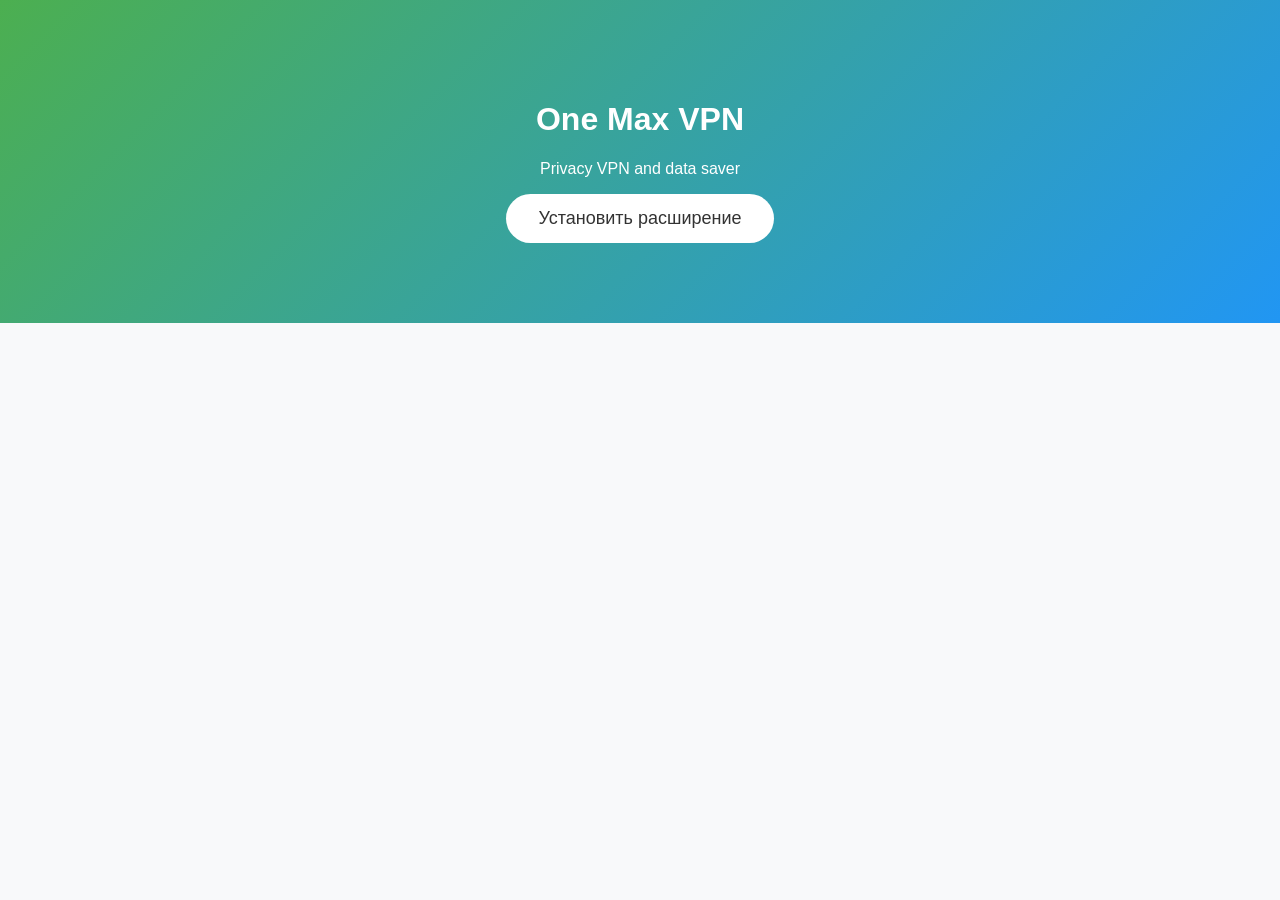
<file: index.html>
<!DOCTYPE html>
<html lang="ru">
<head>
  <meta charset="UTF-8">
  <meta name="viewport" content="width=device-width, initial-scale=1.0">
  <title>One Max VPN - Privacy & Data Saver</title>
  <style>
    body { font-family: Arial, sans-serif; margin: 0; padding: 0; background: #f8f9fa; }
    .hero { text-align: center; padding: 80px 20px; background: linear-gradient(135deg, #4CAF50, #2196F3); color: white; }
    button { padding: 14px 32px; font-size: 18px; background: white; color: #333; border: none; border-radius: 50px; cursor: pointer; }
  </style>
</head>
<body>
  <div class="hero">
    <h1>One Max VPN</h1>
    <p>Privacy VPN and data saver</p>
    <button onclick="installExtension()">Установить расширение</button>
  </div>
  <script>
    function installExtension() {
      alert('Скачайте ZIP из GitHub Releases и загрузите в chrome://extensions/');
    }
  </script>
</body>
</html>
</file>
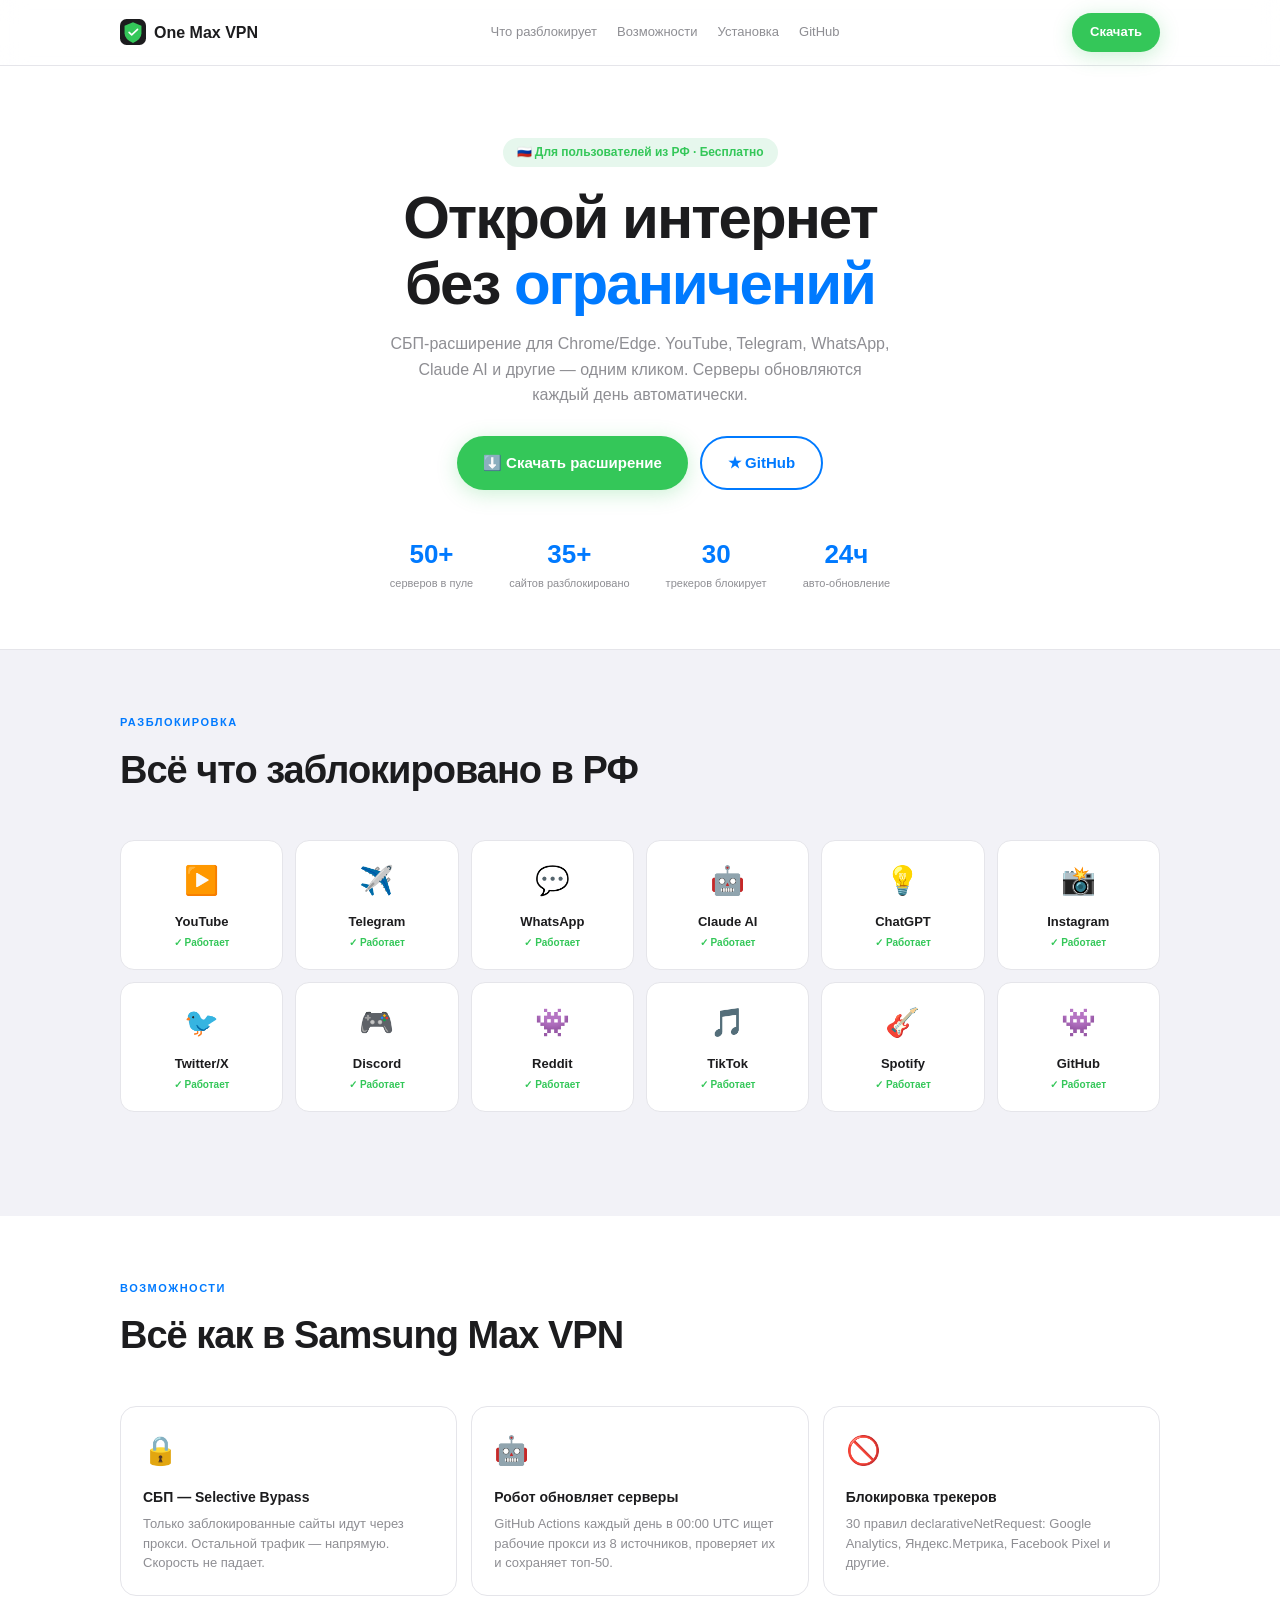
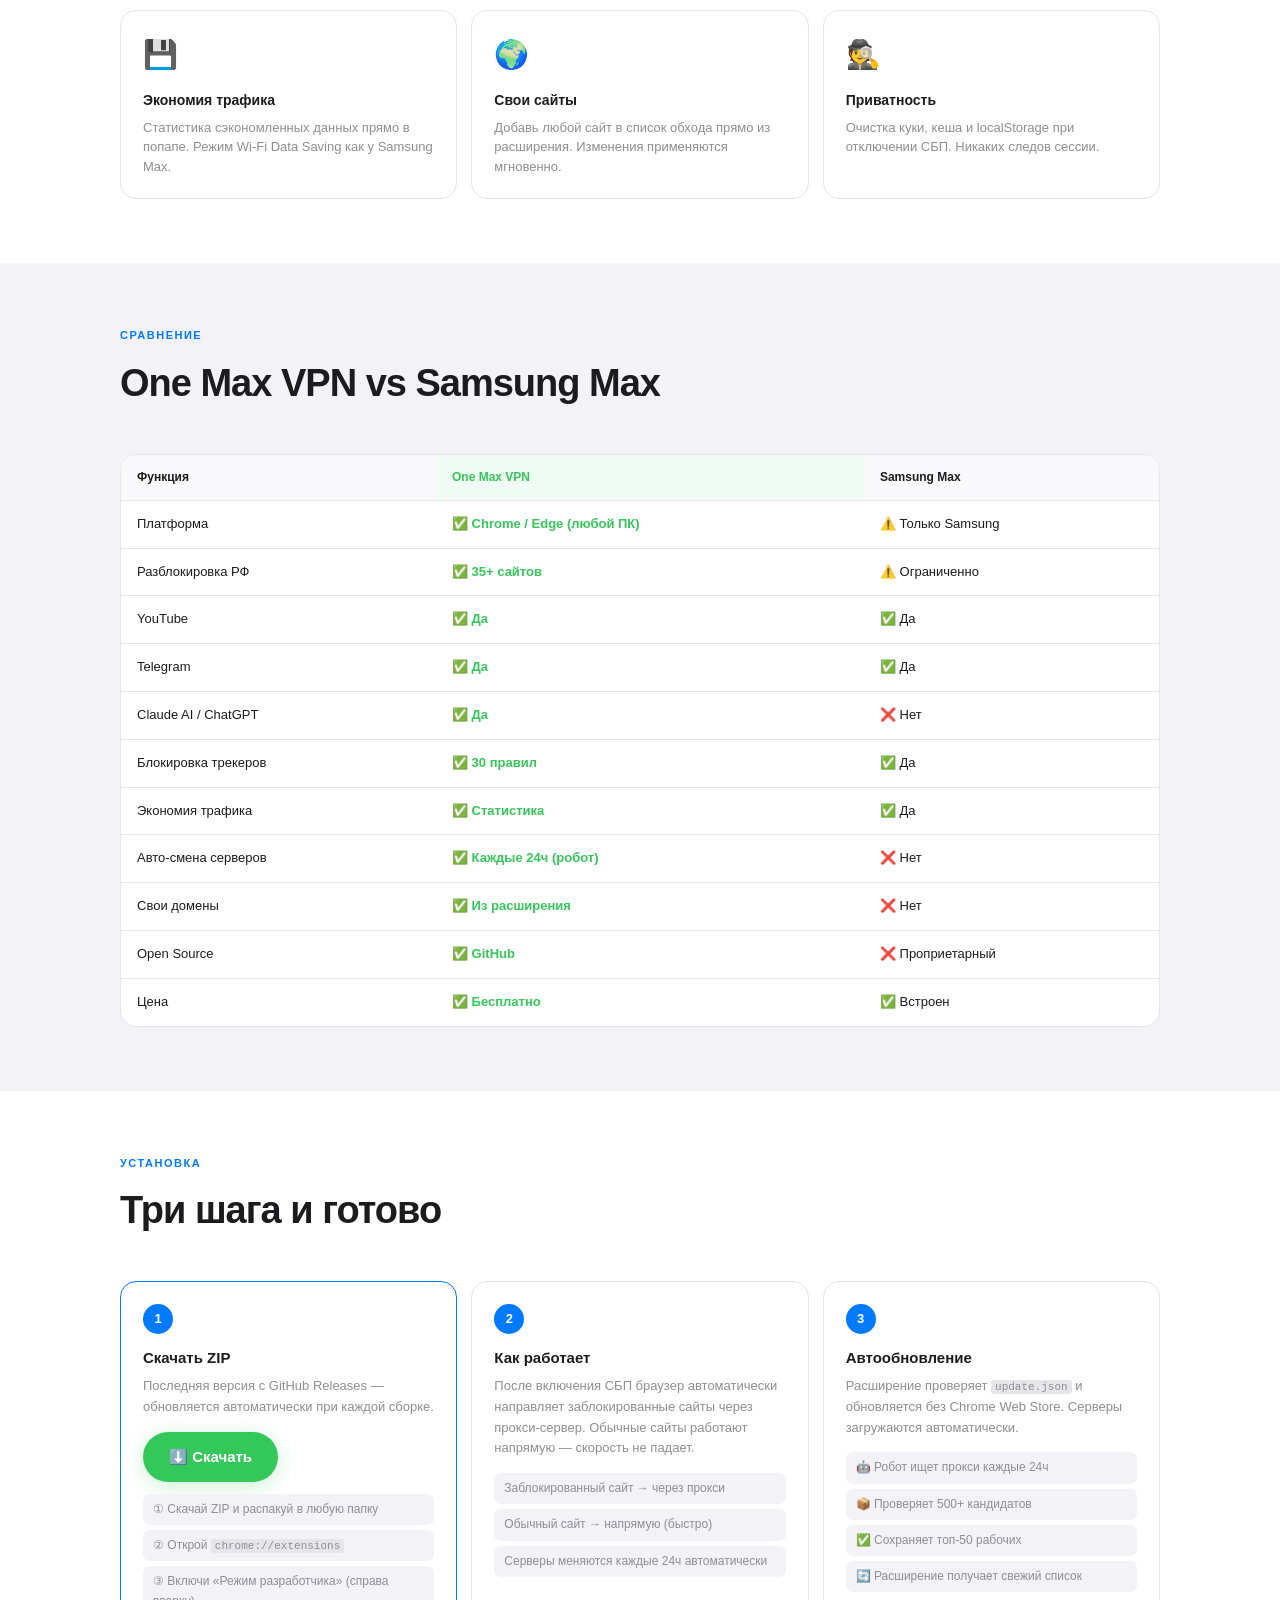
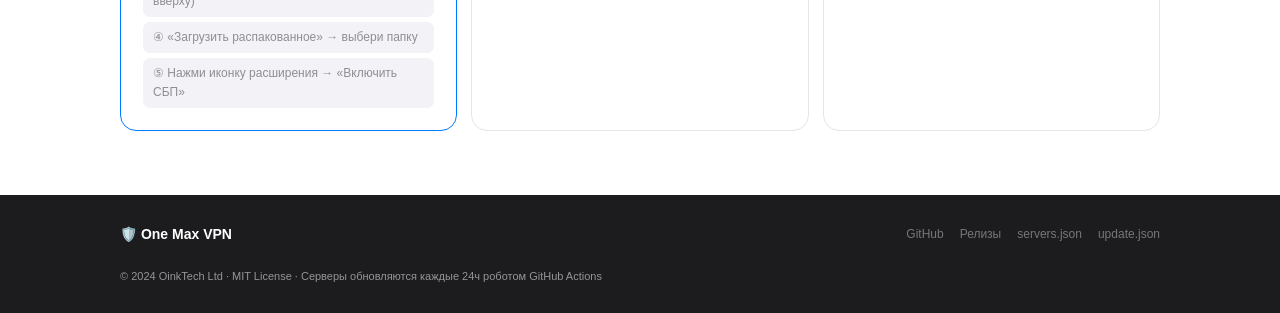
<file: landing/index.html>
<!DOCTYPE html>
<html lang="ru">
<head>
<meta charset="UTF-8">
<meta name="viewport" content="width=device-width,initial-scale=1">
<title>One Max VPN — СБП для РФ</title>
<meta name="description" content="Разблокируй YouTube, Telegram, WhatsApp, Claude AI и другие сайты в России. Бесплатное расширение для Chrome/Edge.">
<style>
:root{--bg:#f2f2f7;--white:#fff;--acc:#007aff;--green:#34c759;--text:#1c1c1e;--muted:#8e8e93;--brd:#e5e5ea;--r:16px;--max:1080px}
*{box-sizing:border-box;margin:0;padding:0}html{scroll-behavior:smooth}
body{background:var(--bg);color:var(--text);font-family:-apple-system,'Segoe UI',sans-serif;line-height:1.6}
a{color:inherit;text-decoration:none}
.container{max-width:var(--max);margin:0 auto;padding:0 20px}
.btn{display:inline-flex;align-items:center;gap:8px;padding:13px 26px;border-radius:40px;font-size:15px;font-weight:700;cursor:pointer;border:none;transition:all .2s}
.btn-green{background:var(--green);color:#fff;box-shadow:0 4px 20px #34c75940}
.btn-green:hover{transform:translateY(-1px);box-shadow:0 6px 28px #34c75950}
.btn-ghost{background:transparent;color:var(--acc);border:2px solid var(--acc)}
.btn-ghost:hover{background:var(--acc);color:#fff}

nav{background:#ffffffee;backdrop-filter:blur(12px);border-bottom:1px solid var(--brd);position:sticky;top:0;z-index:99}
.nav-in{max-width:var(--max);margin:0 auto;padding:13px 20px;display:flex;align-items:center;gap:16px}
.nav-logo{display:flex;align-items:center;gap:8px;font-size:16px;font-weight:800}
.nav-logo svg{width:26px;height:26px}
.nav-links{display:flex;gap:20px;margin-left:auto}
.nav-links a{font-size:13px;color:var(--muted);font-weight:500}
.nav-links a:hover{color:var(--text)}

.hero{background:var(--white);padding:72px 0 56px;text-align:center;border-bottom:1px solid var(--brd)}
.hero-tag{display:inline-block;background:#e6f7ed;color:var(--green);border-radius:20px;padding:5px 14px;font-size:12px;font-weight:700;margin-bottom:18px}
.hero h1{font-size:clamp(32px,6vw,60px);font-weight:800;letter-spacing:-2px;line-height:1.1;margin-bottom:14px}
.hero h1 span{color:var(--acc)}
.hero-sub{font-size:16px;color:var(--muted);max-width:500px;margin:0 auto 28px}
.hero-btns{display:flex;gap:12px;justify-content:center;flex-wrap:wrap;margin-bottom:44px}
.hero-stats{display:flex;gap:36px;justify-content:center;flex-wrap:wrap}
.hs{text-align:center}
.hs-n{font-size:26px;font-weight:800;color:var(--acc)}
.hs-l{font-size:11px;color:var(--muted)}

.section{padding:64px 0}
.s-dark{background:var(--white)}
.s-tag{font-size:11px;font-weight:700;color:var(--acc);text-transform:uppercase;letter-spacing:1.5px;margin-bottom:8px}
.s-h2{font-size:clamp(22px,4vw,38px);font-weight:800;letter-spacing:-1px;margin-bottom:40px}

/* Unblock grid */
.unblock-grid{display:grid;grid-template-columns:repeat(auto-fill,minmax(140px,1fr));gap:12px;margin-bottom:40px}
.ub-card{background:var(--white);border-radius:14px;padding:18px 14px;text-align:center;border:1px solid var(--brd)}
.ub-ico{font-size:28px;margin-bottom:8px}
.ub-name{font-size:13px;font-weight:600}
.ub-tag{font-size:10px;color:var(--green);font-weight:700;margin-top:2px}

/* Features */
.feat-grid{display:grid;grid-template-columns:repeat(auto-fill,minmax(260px,1fr));gap:14px}
.feat{background:var(--white);border-radius:var(--r);padding:22px;border:1px solid var(--brd)}
.feat-ico{font-size:28px;margin-bottom:12px}
.feat h3{font-size:14px;font-weight:700;margin-bottom:6px}
.feat p{font-size:13px;color:var(--muted);line-height:1.5}

/* Compare */
.tbl-wrap{overflow-x:auto;border-radius:var(--r);border:1px solid var(--brd);background:var(--white)}
table{width:100%;border-collapse:collapse}
th,td{padding:13px 16px;text-align:left;font-size:13px;border-bottom:1px solid var(--brd)}
th{font-size:12px;font-weight:700;background:#f9f9fb}
tr:last-child td{border-bottom:none}
.our{color:var(--green);font-weight:700}
th.our{background:#f0fbf4;color:var(--green)}

/* Install */
.inst-grid{display:grid;grid-template-columns:repeat(auto-fill,minmax(280px,1fr));gap:14px}
.inst{background:var(--white);border-radius:var(--r);padding:22px;border:1px solid var(--brd)}
.inst.main{border-color:var(--acc)}
.inst-n{width:30px;height:30px;border-radius:50%;background:var(--acc);color:#fff;font-weight:800;font-size:13px;display:flex;align-items:center;justify-content:center;margin-bottom:12px}
.inst h3{font-size:15px;font-weight:700;margin-bottom:6px}
.inst p{font-size:13px;color:var(--muted);margin-bottom:14px}
.steps{display:flex;flex-direction:column;gap:5px;margin-top:12px}
.step{font-size:12px;color:var(--muted);background:var(--bg);padding:6px 10px;border-radius:7px}
code{background:var(--brd);padding:1px 4px;border-radius:3px;font-size:11px}

footer{background:var(--text);color:#ffffff88;padding:28px 0}
.foot-in{max-width:var(--max);margin:0 auto;padding:0 20px;display:flex;align-items:center;gap:16px;flex-wrap:wrap}
.foot-logo{color:#fff;font-size:14px;font-weight:800}
.foot-links{display:flex;gap:16px;margin-left:auto}
.foot-links a{font-size:12px;color:#ffffff66}
.foot-links a:hover{color:#fff}
.foot-copy{font-size:11px;width:100%;margin-top:6px}

@media(max-width:680px){.nav-links{display:none}.hero{padding:44px 0 36px}.foot-links{margin-left:0}}
</style>
</head>
<body>

<nav>
  <div class="nav-in">
    <div class="nav-logo">
      <svg viewBox="0 0 40 40"><rect width="40" height="40" rx="10" fill="#1c1c1e"/><path d="M20 5L33 10.5L33 22Q33 31 20 37Q7 31 7 22L7 10.5Z" fill="#34c759"/><path d="M14 20.5L18 24.5L27 16" stroke="#fff" stroke-width="2.5" stroke-linecap="round" stroke-linejoin="round" fill="none"/></svg>
      One Max VPN
    </div>
    <div class="nav-links">
      <a href="#unblock">Что разблокирует</a>
      <a href="#features">Возможности</a>
      <a href="#install">Установка</a>
      <a href="https://github.com/OinkTechLtd/one-max-vpn" target="_blank">GitHub</a>
    </div>
    <a class="btn btn-green" href="#install" style="margin-left:auto;padding:9px 18px;font-size:13px">Скачать</a>
  </div>
</nav>

<section class="hero">
  <div class="container">
    <div class="hero-tag">🇷🇺 Для пользователей из РФ · Бесплатно</div>
    <h1>Открой интернет<br>без <span>ограничений</span></h1>
    <p class="hero-sub">СБП-расширение для Chrome/Edge. YouTube, Telegram, WhatsApp, Claude AI и другие — одним кликом. Серверы обновляются каждый день автоматически.</p>
    <div class="hero-btns">
      <a class="btn btn-green" id="btnDl" href="https://github.com/OinkTechLtd/one-max-vpn/releases/latest" target="_blank">⬇️ Скачать расширение</a>
      <a class="btn btn-ghost" href="https://github.com/OinkTechLtd/one-max-vpn" target="_blank">★ GitHub</a>
    </div>
    <div class="hero-stats">
      <div class="hs"><div class="hs-n" id="statSrv">50+</div><div class="hs-l">серверов в пуле</div></div>
      <div class="hs"><div class="hs-n">35+</div><div class="hs-l">сайтов разблокировано</div></div>
      <div class="hs"><div class="hs-n">30</div><div class="hs-l">трекеров блокирует</div></div>
      <div class="hs"><div class="hs-n">24ч</div><div class="hs-l">авто-обновление</div></div>
    </div>
  </div>
</section>

<section class="section" id="unblock">
  <div class="container">
    <div class="s-tag">Разблокировка</div>
    <h2 class="s-h2">Всё что заблокировано в РФ</h2>
    <div class="unblock-grid">
      <div class="ub-card"><div class="ub-ico">▶️</div><div class="ub-name">YouTube</div><div class="ub-tag">✓ Работает</div></div>
      <div class="ub-card"><div class="ub-ico">✈️</div><div class="ub-name">Telegram</div><div class="ub-tag">✓ Работает</div></div>
      <div class="ub-card"><div class="ub-ico">💬</div><div class="ub-name">WhatsApp</div><div class="ub-tag">✓ Работает</div></div>
      <div class="ub-card"><div class="ub-ico">🤖</div><div class="ub-name">Claude AI</div><div class="ub-tag">✓ Работает</div></div>
      <div class="ub-card"><div class="ub-ico">💡</div><div class="ub-name">ChatGPT</div><div class="ub-tag">✓ Работает</div></div>
      <div class="ub-card"><div class="ub-ico">📸</div><div class="ub-name">Instagram</div><div class="ub-tag">✓ Работает</div></div>
      <div class="ub-card"><div class="ub-ico">🐦</div><div class="ub-name">Twitter/X</div><div class="ub-tag">✓ Работает</div></div>
      <div class="ub-card"><div class="ub-ico">🎮</div><div class="ub-name">Discord</div><div class="ub-tag">✓ Работает</div></div>
      <div class="ub-card"><div class="ub-ico">👾</div><div class="ub-name">Reddit</div><div class="ub-tag">✓ Работает</div></div>
      <div class="ub-card"><div class="ub-ico">🎵</div><div class="ub-name">TikTok</div><div class="ub-tag">✓ Работает</div></div>
      <div class="ub-card"><div class="ub-ico">🎸</div><div class="ub-name">Spotify</div><div class="ub-tag">✓ Работает</div></div>
      <div class="ub-card"><div class="ub-ico">👾</div><div class="ub-name">GitHub</div><div class="ub-tag">✓ Работает</div></div>
    </div>
  </div>
</section>

<section class="section s-dark" id="features">
  <div class="container">
    <div class="s-tag">Возможности</div>
    <h2 class="s-h2">Всё как в Samsung Max VPN</h2>
    <div class="feat-grid">
      <div class="feat"><div class="feat-ico">🔒</div><h3>СБП — Selective Bypass</h3><p>Только заблокированные сайты идут через прокси. Остальной трафик — напрямую. Скорость не падает.</p></div>
      <div class="feat"><div class="feat-ico">🤖</div><h3>Робот обновляет серверы</h3><p>GitHub Actions каждый день в 00:00 UTC ищет рабочие прокси из 8 источников, проверяет их и сохраняет топ-50.</p></div>
      <div class="feat"><div class="feat-ico">🚫</div><h3>Блокировка трекеров</h3><p>30 правил declarativeNetRequest: Google Analytics, Яндекс.Метрика, Facebook Pixel и другие.</p></div>
      <div class="feat"><div class="feat-ico">💾</div><h3>Экономия трафика</h3><p>Статистика сэкономленных данных прямо в попапе. Режим Wi-Fi Data Saving как у Samsung Max.</p></div>
      <div class="feat"><div class="feat-ico">🌍</div><h3>Свои сайты</h3><p>Добавь любой сайт в список обхода прямо из расширения. Изменения применяются мгновенно.</p></div>
      <div class="feat"><div class="feat-ico">🕵️</div><h3>Приватность</h3><p>Очистка куки, кеша и localStorage при отключении СБП. Никаких следов сессии.</p></div>
    </div>
  </div>
</section>

<section class="section" id="compare">
  <div class="container">
    <div class="s-tag">Сравнение</div>
    <h2 class="s-h2">One Max VPN vs Samsung Max</h2>
    <div class="tbl-wrap">
      <table>
        <thead><tr><th>Функция</th><th class="our">One Max VPN</th><th>Samsung Max</th></tr></thead>
        <tbody>
          <tr><td>Платформа</td>            <td class="our">✅ Chrome / Edge (любой ПК)</td><td>⚠️ Только Samsung</td></tr>
          <tr><td>Разблокировка РФ</td>     <td class="our">✅ 35+ сайтов</td>             <td>⚠️ Ограниченно</td></tr>
          <tr><td>YouTube</td>              <td class="our">✅ Да</td>                     <td>✅ Да</td></tr>
          <tr><td>Telegram</td>             <td class="our">✅ Да</td>                     <td>✅ Да</td></tr>
          <tr><td>Claude AI / ChatGPT</td>  <td class="our">✅ Да</td>                     <td>❌ Нет</td></tr>
          <tr><td>Блокировка трекеров</td>  <td class="our">✅ 30 правил</td>              <td>✅ Да</td></tr>
          <tr><td>Экономия трафика</td>     <td class="our">✅ Статистика</td>             <td>✅ Да</td></tr>
          <tr><td>Авто-смена серверов</td>  <td class="our">✅ Каждые 24ч (робот)</td>     <td>❌ Нет</td></tr>
          <tr><td>Свои домены</td>          <td class="our">✅ Из расширения</td>          <td>❌ Нет</td></tr>
          <tr><td>Open Source</td>          <td class="our">✅ GitHub</td>                 <td>❌ Проприетарный</td></tr>
          <tr><td>Цена</td>                 <td class="our">✅ Бесплатно</td>              <td>✅ Встроен</td></tr>
        </tbody>
      </table>
    </div>
  </div>
</section>

<section class="section s-dark" id="install">
  <div class="container">
    <div class="s-tag">Установка</div>
    <h2 class="s-h2">Три шага и готово</h2>
    <div class="inst-grid">
      <div class="inst main">
        <div class="inst-n">1</div>
        <h3>Скачать ZIP</h3>
        <p>Последняя версия с GitHub Releases — обновляется автоматически при каждой сборке.</p>
        <a class="btn btn-green" id="btnZip" href="https://github.com/OinkTechLtd/one-max-vpn/releases/latest" target="_blank">⬇️ Скачать</a>
        <div class="steps">
          <div class="step">① Скачай ZIP и распакуй в любую папку</div>
          <div class="step">② Открой <code>chrome://extensions</code></div>
          <div class="step">③ Включи «Режим разработчика» (справа вверху)</div>
          <div class="step">④ «Загрузить распакованное» → выбери папку</div>
          <div class="step">⑤ Нажми иконку расширения → «Включить СБП»</div>
        </div>
      </div>
      <div class="inst">
        <div class="inst-n">2</div>
        <h3>Как работает</h3>
        <p>После включения СБП браузер автоматически направляет заблокированные сайты через прокси-сервер. Обычные сайты работают напрямую — скорость не падает.</p>
        <div class="steps">
          <div class="step">Заблокированный сайт → через прокси</div>
          <div class="step">Обычный сайт → напрямую (быстро)</div>
          <div class="step">Серверы меняются каждые 24ч автоматически</div>
        </div>
      </div>
      <div class="inst">
        <div class="inst-n">3</div>
        <h3>Автообновление</h3>
        <p>Расширение проверяет <code>update.json</code> и обновляется без Chrome Web Store. Серверы загружаются автоматически.</p>
        <div class="steps">
          <div class="step">🤖 Робот ищет прокси каждые 24ч</div>
          <div class="step">📦 Проверяет 500+ кандидатов</div>
          <div class="step">✅ Сохраняет топ-50 рабочих</div>
          <div class="step">🔄 Расширение получает свежий список</div>
        </div>
      </div>
    </div>
  </div>
</section>

<footer>
  <div class="foot-in">
    <div class="foot-logo">🛡️ One Max VPN</div>
    <div class="foot-links">
      <a href="https://github.com/OinkTechLtd/one-max-vpn" target="_blank">GitHub</a>
      <a href="https://github.com/OinkTechLtd/one-max-vpn/releases" target="_blank">Релизы</a>
      <a href="servers.json" target="_blank">servers.json</a>
      <a href="update.json" target="_blank">update.json</a>
    </div>
    <div class="foot-copy">© 2024 OinkTech Ltd · MIT License · Серверы обновляются каждые 24ч роботом GitHub Actions</div>
  </div>
</footer>

<script>
fetch('servers.json?' + Date.now())
  .then(r => r.json())
  .then(d => { if (Array.isArray(d) && d.length) document.getElementById('statSrv').textContent = d.length + '+'; })
  .catch(() => {});

fetch('https://api.github.com/repos/OinkTechLtd/one-max-vpn/releases/latest')
  .then(r => r.json())
  .then(r => {
    const zip = r.assets?.find(a => a.name.endsWith('.zip'));
    if (zip) { document.getElementById('btnDl').href = zip.browser_download_url; document.getElementById('btnZip').href = zip.browser_download_url; }
  }).catch(() => {});
</script>
</body>
</html>
</file>
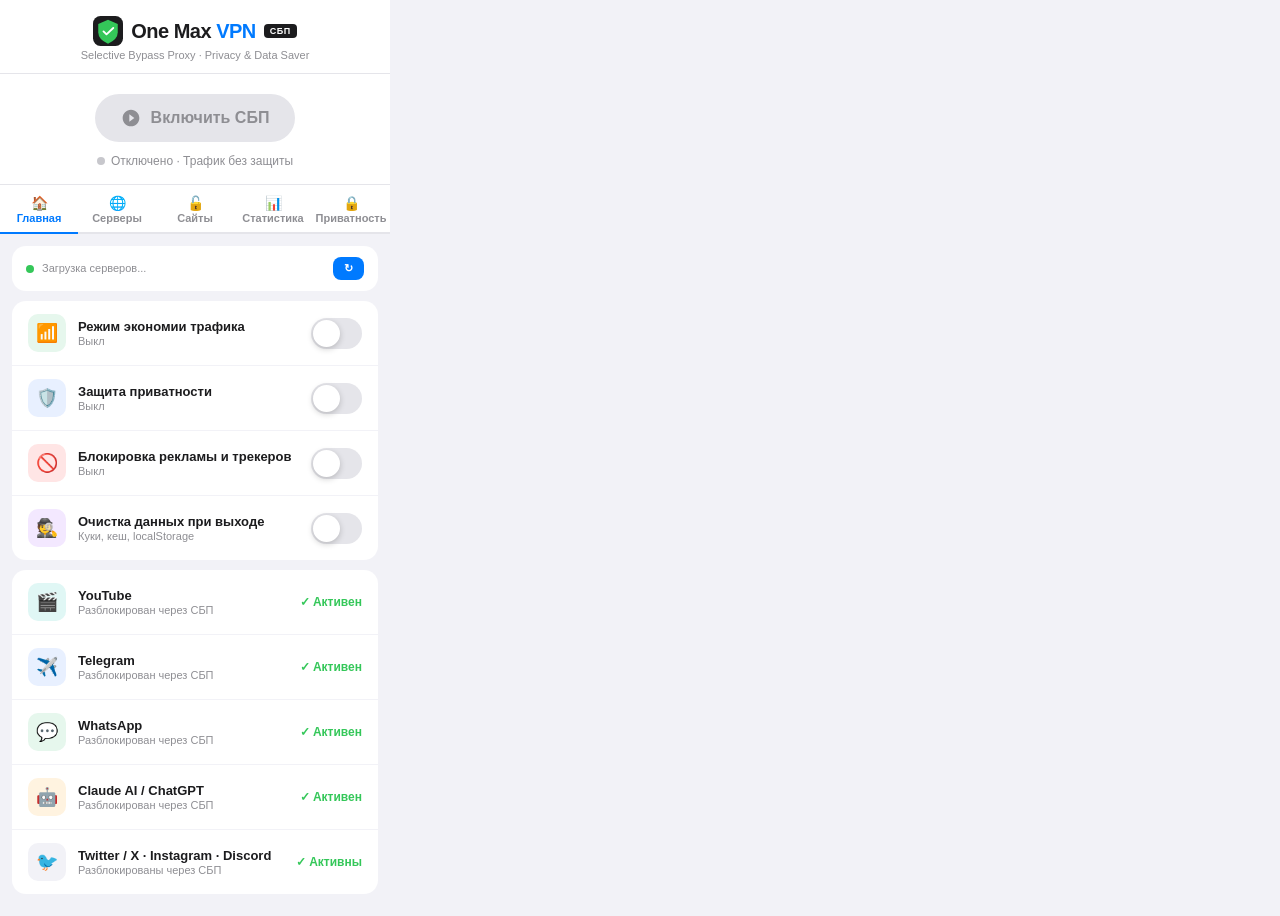
<file: extension/popup.html>
<!DOCTYPE html>
<html lang="ru">
<head>
<meta charset="UTF-8">
<title>One Max VPN</title>
<style>
*{box-sizing:border-box;margin:0;padding:0}
body{width:390px;min-height:600px;background:#f2f2f7;font-family:-apple-system,'Segoe UI',sans-serif;font-size:14px;color:#1c1c1e;overflow-x:hidden}

/* ── Header ── */
.hdr{background:#fff;padding:16px 16px 12px;text-align:center;border-bottom:1px solid #e5e5ea}
.logo-row{display:flex;align-items:center;justify-content:center;gap:8px;margin-bottom:3px}
.logo-svg{width:30px;height:30px}
.logo-text{font-size:20px;font-weight:800;letter-spacing:-0.5px}
.logo-text span{color:#007aff}
.logo-badge{background:#1c1c1e;color:#fff;font-size:9px;font-weight:700;padding:2px 6px;border-radius:4px;letter-spacing:.5px}
.tagline{font-size:11px;color:#8e8e93;font-weight:500;margin-top:1px}

/* ── Connect area ── */
.connect-area{background:#fff;padding:20px 16px 16px;border-bottom:1px solid #e5e5ea;display:flex;flex-direction:column;align-items:center;gap:12px}
.connect-btn{
  display:flex;align-items:center;justify-content:center;gap:10px;
  width:200px;padding:14px 0;border-radius:40px;border:none;
  font-size:16px;font-weight:700;cursor:pointer;transition:all .25s;
  background:#e5e5ea;color:#8e8e93;
}
.connect-btn.on{background:#34c759;color:#fff;box-shadow:0 4px 24px #34c75950}
.connect-btn.loading{background:#ff9f0a;color:#fff}
.connect-btn svg{width:20px;height:20px;fill:currentColor;flex-shrink:0}
.status-row{display:flex;align-items:center;gap:6px;font-size:12px;color:#8e8e93}
.status-dot{width:8px;height:8px;border-radius:50%;background:#c7c7cc;flex-shrink:0}
.status-dot.on{background:#34c759;box-shadow:0 0 6px #34c75980;animation:pulse 2s infinite}
.status-dot.err{background:#ff3b30}
@keyframes pulse{0%,100%{opacity:1}50%{opacity:.4}}

/* ── Server strip ── */
.srv-strip{background:#fff;border-bottom:1px solid #e5e5ea;padding:10px 16px;display:none;align-items:center;gap:10px}
.srv-strip.show{display:flex}
.srv-flag{font-size:22px;flex-shrink:0}
.srv-info{flex:1;min-width:0}
.srv-name{font-size:13px;font-weight:600;white-space:nowrap;overflow:hidden;text-overflow:ellipsis}
.srv-addr{font-size:11px;color:#8e8e93;font-family:monospace}
.srv-ping{font-size:11px;font-weight:700;padding:2px 7px;border-radius:6px;flex-shrink:0}
.srv-ping.good{background:#e6f7ed;color:#34c759}
.srv-ping.mid{background:#fff3e0;color:#ff9f0a}
.srv-ping.bad{background:#ffe5e5;color:#ff3b30}
.srv-ping.unk{background:#f2f2f7;color:#8e8e93}
.btn-switch{padding:6px 12px;border-radius:8px;border:1px solid #e5e5ea;background:#f2f2f7;font-size:12px;font-weight:600;color:#007aff;cursor:pointer;white-space:nowrap;flex-shrink:0}
.btn-switch:hover{background:#e5e5ea}

/* ── Tabs ── */
.tabs{display:flex;background:#fff;border-bottom:2px solid #e5e5ea}
.tab{flex:1;padding:10px 2px 8px;text-align:center;font-size:11px;font-weight:600;color:#8e8e93;cursor:pointer;border-bottom:2px solid transparent;margin-bottom:-2px;transition:all .15s;white-space:nowrap}
.tab.active{color:#007aff;border-bottom-color:#007aff}
.tab-icon{font-size:14px;display:block;margin-bottom:1px}

/* ── Panes ── */
.pane{display:none;padding:12px}
.pane.active{display:block}

/* ── Card ── */
.card{background:#fff;border-radius:14px;overflow:hidden;margin-bottom:10px}
.card-title{font-size:11px;font-weight:700;color:#8e8e93;text-transform:uppercase;letter-spacing:.5px;padding:10px 16px 4px}

/* ── Row ── */
.row{display:flex;align-items:center;gap:12px;padding:13px 16px;border-bottom:1px solid #f2f2f7}
.row:last-child{border-bottom:none}
.row-ico{width:38px;height:38px;border-radius:10px;display:flex;align-items:center;justify-content:center;font-size:18px;flex-shrink:0}
.ico-green{background:#e6f7ed}.ico-blue{background:#e8f0ff}.ico-red{background:#ffe5e5}
.ico-orange{background:#fff3e0}.ico-purple{background:#f3e8ff}.ico-teal{background:#e0f7f5}
.ico-gray{background:#f2f2f7}
.row-body{flex:1;min-width:0}
.row-title{font-size:13px;font-weight:600;color:#1c1c1e}
.row-sub{font-size:11px;color:#8e8e93;margin-top:1px}
.row-action{color:#007aff;font-size:12px;font-weight:600;cursor:pointer;flex-shrink:0;white-space:nowrap}
.row-action.green{color:#34c759}
.row-action.red{color:#ff3b30}

/* ── Toggle ── */
.tog{position:relative;width:51px;height:31px;flex-shrink:0}
.tog input{opacity:0;width:0;height:0;position:absolute}
.tog-track{position:absolute;inset:0;background:#e5e5ea;border-radius:31px;cursor:pointer;transition:background .2s}
.tog-track:before{content:'';position:absolute;width:27px;height:27px;left:2px;top:2px;background:#fff;border-radius:50%;transition:.2s;box-shadow:0 2px 6px #0003}
.tog input:checked+.tog-track{background:#34c759}
.tog input:checked+.tog-track:before{transform:translateX(20px)}

/* ── Update badge ── */
.upd-badge{display:flex;align-items:center;gap:8px;background:#fff;border-radius:14px;padding:11px 14px;margin-bottom:10px}
.upd-dot{width:8px;height:8px;border-radius:50%;flex-shrink:0;background:#34c759}
.upd-dot.stale{background:#ff9f0a}
.upd-dot.old{background:#ff3b30}
.upd-text{flex:1;font-size:11px;color:#8e8e93;line-height:1.4}
.btn-upd{padding:5px 11px;border-radius:8px;border:none;background:#007aff;color:#fff;font-size:11px;font-weight:700;cursor:pointer;flex-shrink:0}
.btn-upd:disabled{background:#c7c7cc}

/* ── Stats grid ── */
.stats-grid{display:grid;grid-template-columns:1fr 1fr;gap:10px;margin-bottom:10px}
.stat-card{background:#fff;border-radius:14px;padding:14px;text-align:center}
.stat-val{font-size:22px;font-weight:800;letter-spacing:-0.5px}
.stat-val.blue{color:#007aff}.stat-val.green{color:#34c759}
.stat-val.orange{color:#ff9f0a}.stat-val.purple{color:#af52de}
.stat-lbl{font-size:10px;color:#8e8e93;margin-top:2px}

/* ── Servers list ── */
.srv-list{background:#fff;border-radius:14px;overflow:hidden}
.srv-item{display:flex;align-items:center;gap:10px;padding:11px 14px;border-bottom:1px solid #f2f2f7;cursor:pointer;transition:background .12s}
.srv-item:last-child{border-bottom:none}
.srv-item:hover{background:#f9f9fb}
.srv-item.cur{background:#f0f8ff}
.sri-flag{font-size:20px;width:28px;text-align:center;flex-shrink:0}
.sri-info{flex:1;min-width:0}
.sri-name{font-size:13px;font-weight:600}
.sri-host{font-size:11px;color:#8e8e93;font-family:monospace}
.sri-ping{font-size:11px;font-weight:700;padding:2px 7px;border-radius:6px;flex-shrink:0}
.sri-check{color:#007aff;font-size:16px;flex-shrink:0}

/* ── Domains list ── */
.dom-input-row{display:flex;gap:8px;margin-bottom:10px}
.dom-input{flex:1;padding:9px 12px;border:1px solid #e5e5ea;border-radius:10px;font-size:13px;outline:none;background:#fff}
.dom-input:focus{border-color:#007aff}
.btn-add{padding:9px 14px;border-radius:10px;border:none;background:#007aff;color:#fff;font-size:13px;font-weight:700;cursor:pointer}
.dom-list{background:#fff;border-radius:14px;overflow:hidden;max-height:180px;overflow-y:auto}
.dom-item{display:flex;align-items:center;gap:8px;padding:9px 14px;border-bottom:1px solid #f2f2f7;font-size:13px}
.dom-item:last-child{border-bottom:none}
.dom-name{flex:1;font-family:monospace;color:#1c1c1e}
.dom-built{font-size:10px;color:#8e8e93;background:#f2f2f7;padding:2px 6px;border-radius:4px}
.dom-del{color:#ff3b30;cursor:pointer;font-size:16px;line-height:1}

/* ── Info rows ── */
.info-row{display:flex;justify-content:space-between;align-items:center;padding:11px 16px;border-bottom:1px solid #f2f2f7;font-size:13px}
.info-row:last-child{border-bottom:none}
.info-lbl{color:#8e8e93}
.info-val{font-weight:600}
.info-val.green{color:#34c759}.info-val.red{color:#ff3b30}.info-val.blue{color:#007aff}

/* ── Empty state ── */
.empty{text-align:center;padding:24px;color:#8e8e93;font-size:13px}
.empty-ico{font-size:32px;margin-bottom:8px}

/* ── Spinner ── */
.spin{display:inline-block;width:14px;height:14px;border:2px solid #e5e5ea;border-top-color:#007aff;border-radius:50%;animation:sp .6s linear infinite;vertical-align:middle}
@keyframes sp{to{transform:rotate(360deg)}}
</style>
</head>
<body>

<!-- Header -->
<div class="hdr">
  <div class="logo-row">
    <svg class="logo-svg" viewBox="0 0 40 40">
      <rect width="40" height="40" rx="10" fill="#1c1c1e"/>
      <path d="M20 5 L33 10.5 L33 22 Q33 31 20 37 Q7 31 7 22 L7 10.5 Z" fill="#34c759"/>
      <path d="M14 20.5 L18 24.5 L27 16" stroke="#fff" stroke-width="2.5" stroke-linecap="round" stroke-linejoin="round" fill="none"/>
    </svg>
    <span class="logo-text">One Max <span>VPN</span></span>
    <span class="logo-badge">СБП</span>
  </div>
  <div class="tagline">Selective Bypass Proxy · Privacy &amp; Data Saver</div>
</div>

<!-- Connect -->
<div class="connect-area">
  <button class="connect-btn" id="connectBtn">
    <svg viewBox="0 0 24 24" id="connectIcon"><path d="M12 2C6.48 2 2 6.48 2 12s4.48 10 10 10 10-4.48 10-10S17.52 2 12 2zm-2 14.5v-9l6 4.5-6 4.5z"/></svg>
    <span id="connectLabel">Включить СБП</span>
  </button>
  <div class="status-row">
    <div class="status-dot" id="statusDot"></div>
    <span id="statusText">Отключено · Трафик без защиты</span>
  </div>
</div>

<!-- Server strip -->
<div class="srv-strip" id="srvStrip">
  <div class="srv-flag" id="sFlag">🌐</div>
  <div class="srv-info">
    <div class="srv-name" id="sName">—</div>
    <div class="srv-addr" id="sAddr">—</div>
  </div>
  <div class="srv-ping unk" id="sPing">— ms</div>
  <button class="btn-switch" id="btnSwitch">Сменить</button>
</div>

<!-- Tabs -->
<div class="tabs">
  <div class="tab active" data-tab="home"><span class="tab-icon">🏠</span>Главная</div>
  <div class="tab" data-tab="servers"><span class="tab-icon">🌐</span>Серверы</div>
  <div class="tab" data-tab="sites"><span class="tab-icon">🔓</span>Сайты</div>
  <div class="tab" data-tab="stats"><span class="tab-icon">📊</span>Статистика</div>
  <div class="tab" data-tab="privacy"><span class="tab-icon">🔒</span>Приватность</div>
</div>

<!-- ══ HOME ══ -->
<div class="pane active" id="pane-home">

  <div class="upd-badge" id="updBadge">
    <div class="upd-dot" id="updDot"></div>
    <div class="upd-text" id="updText">Загрузка серверов...</div>
    <button class="btn-upd" id="btnRefresh">↻</button>
  </div>

  <div class="card">
    <div class="row">
      <div class="row-ico ico-green">📶</div>
      <div class="row-body">
        <div class="row-title">Режим экономии трафика</div>
        <div class="row-sub" id="subWifi">Выкл</div>
      </div>
      <label class="tog"><input type="checkbox" id="togWifi"><div class="tog-track"></div></label>
    </div>
    <div class="row">
      <div class="row-ico ico-blue">🛡️</div>
      <div class="row-body">
        <div class="row-title">Защита приватности</div>
        <div class="row-sub" id="subPrivacy">Выкл</div>
      </div>
      <label class="tog"><input type="checkbox" id="togPrivacy"><div class="tog-track"></div></label>
    </div>
    <div class="row">
      <div class="row-ico ico-red">🚫</div>
      <div class="row-body">
        <div class="row-title">Блокировка рекламы и трекеров</div>
        <div class="row-sub" id="subAd">Выкл</div>
      </div>
      <label class="tog"><input type="checkbox" id="togAd"><div class="tog-track"></div></label>
    </div>
    <div class="row">
      <div class="row-ico ico-purple">🕵️</div>
      <div class="row-body">
        <div class="row-title">Очистка данных при выходе</div>
        <div class="row-sub">Куки, кеш, localStorage</div>
      </div>
      <label class="tog"><input type="checkbox" id="togIncognito"><div class="tog-track"></div></label>
    </div>
  </div>

  <div class="card">
    <div class="row">
      <div class="row-ico ico-teal">🎬</div>
      <div class="row-body">
        <div class="row-title">YouTube</div>
        <div class="row-sub">Разблокирован через СБП</div>
      </div>
      <span class="row-action green">✓ Активен</span>
    </div>
    <div class="row">
      <div class="row-ico ico-blue">✈️</div>
      <div class="row-body">
        <div class="row-title">Telegram</div>
        <div class="row-sub">Разблокирован через СБП</div>
      </div>
      <span class="row-action green">✓ Активен</span>
    </div>
    <div class="row">
      <div class="row-ico ico-green">💬</div>
      <div class="row-body">
        <div class="row-title">WhatsApp</div>
        <div class="row-sub">Разблокирован через СБП</div>
      </div>
      <span class="row-action green">✓ Активен</span>
    </div>
    <div class="row">
      <div class="row-ico ico-orange">🤖</div>
      <div class="row-body">
        <div class="row-title">Claude AI / ChatGPT</div>
        <div class="row-sub">Разблокирован через СБП</div>
      </div>
      <span class="row-action green">✓ Активен</span>
    </div>
    <div class="row">
      <div class="row-ico ico-gray">🐦</div>
      <div class="row-body">
        <div class="row-title">Twitter / X · Instagram · Discord</div>
        <div class="row-sub">Разблокированы через СБП</div>
      </div>
      <span class="row-action green">✓ Активны</span>
    </div>
  </div>

</div>

<!-- ══ SERVERS ══ -->
<div class="pane" id="pane-servers">
  <div class="card-title">Доступные серверы</div>
  <div class="srv-list" id="srvList">
    <div class="empty"><div class="spin"></div></div>
  </div>
</div>

<!-- ══ SITES ══ -->
<div class="pane" id="pane-sites">
  <div class="card-title">Встроенные сайты для обхода (<span id="builtinCount">0</span>)</div>
  <div class="dom-list" id="builtinList"></div>

  <div class="card-title" style="margin-top:12px">Мои сайты</div>
  <div class="dom-input-row">
    <input class="dom-input" id="domInput" type="text" placeholder="example.com">
    <button class="btn-add" id="btnAddDom">+ Добавить</button>
  </div>
  <div class="dom-list" id="customList">
    <div class="empty">Нет добавленных сайтов</div>
  </div>
</div>

<!-- ══ STATS ══ -->
<div class="pane" id="pane-stats">
  <div class="stats-grid">
    <div class="stat-card">
      <div class="stat-val green" id="stSaved">0</div>
      <div class="stat-lbl" id="stSavedU">КБ сэкономлено</div>
    </div>
    <div class="stat-card">
      <div class="stat-val blue" id="stBlocked">0</div>
      <div class="stat-lbl">трекеров заблок.</div>
    </div>
    <div class="stat-card">
      <div class="stat-val orange" id="stSrv">0</div>
      <div class="stat-lbl">серверов в пуле</div>
    </div>
    <div class="stat-card">
      <div class="stat-val purple" id="stSites">0</div>
      <div class="stat-lbl">сайтов обходим</div>
    </div>
  </div>
  <div class="card">
    <div class="card-title">Детали</div>
    <div class="info-row"><span class="info-lbl">Статус СБП</span><span class="info-val" id="dtStatus">—</span></div>
    <div class="info-row"><span class="info-lbl">Сервер</span><span class="info-val blue" id="dtSrv">—</span></div>
    <div class="info-row"><span class="info-lbl">Страна</span><span class="info-val" id="dtCountry">—</span></div>
    <div class="info-row"><span class="info-lbl">Режим</span><span class="info-val">Selective Bypass (PAC)</span></div>
    <div class="info-row"><span class="info-lbl">Обновлено</span><span class="info-val" id="dtUpd">—</span></div>
  </div>
</div>

<!-- ══ PRIVACY ══ -->
<div class="pane" id="pane-privacy">
  <div class="card">
    <div class="row">
      <div class="row-ico ico-blue">🚫</div>
      <div class="row-body">
        <div class="row-title">Блокировка трекеров</div>
        <div class="row-sub">30 правил · Google, Яндекс, Facebook...</div>
      </div>
      <span class="row-action green">Активна</span>
    </div>
    <div class="row">
      <div class="row-ico ico-orange">🍪</div>
      <div class="row-body">
        <div class="row-title">Авто-очистка куки при выходе</div>
        <div class="row-sub">При отключении СБП</div>
      </div>
      <label class="tog"><input type="checkbox" id="togCookie"><div class="tog-track"></div></label>
    </div>
    <div class="row">
      <div class="row-ico ico-red">🛡️</div>
      <div class="row-body">
        <div class="row-title">Защита от утечки DNS</div>
        <div class="row-sub">DoH через Cloudflare/Google</div>
      </div>
      <span class="row-action green">Активна</span>
    </div>
    <div class="row">
      <div class="row-ico ico-purple">🌐</div>
      <div class="row-body">
        <div class="row-title">Только заблокированные через прокси</div>
        <div class="row-sub">Остальной трафик — напрямую</div>
      </div>
      <span class="row-action green">PAC</span>
    </div>
    <div class="row">
      <div class="row-ico ico-teal">🗑️</div>
      <div class="row-body">
        <div class="row-title">Очистить данные прямо сейчас</div>
        <div class="row-sub">Куки, кеш, localStorage, IndexedDB</div>
      </div>
      <span class="row-action red" id="btnClearNow">Очистить</span>
    </div>
  </div>
</div>

<script src="popup.js"></script>
</body>
</html>
</file>
